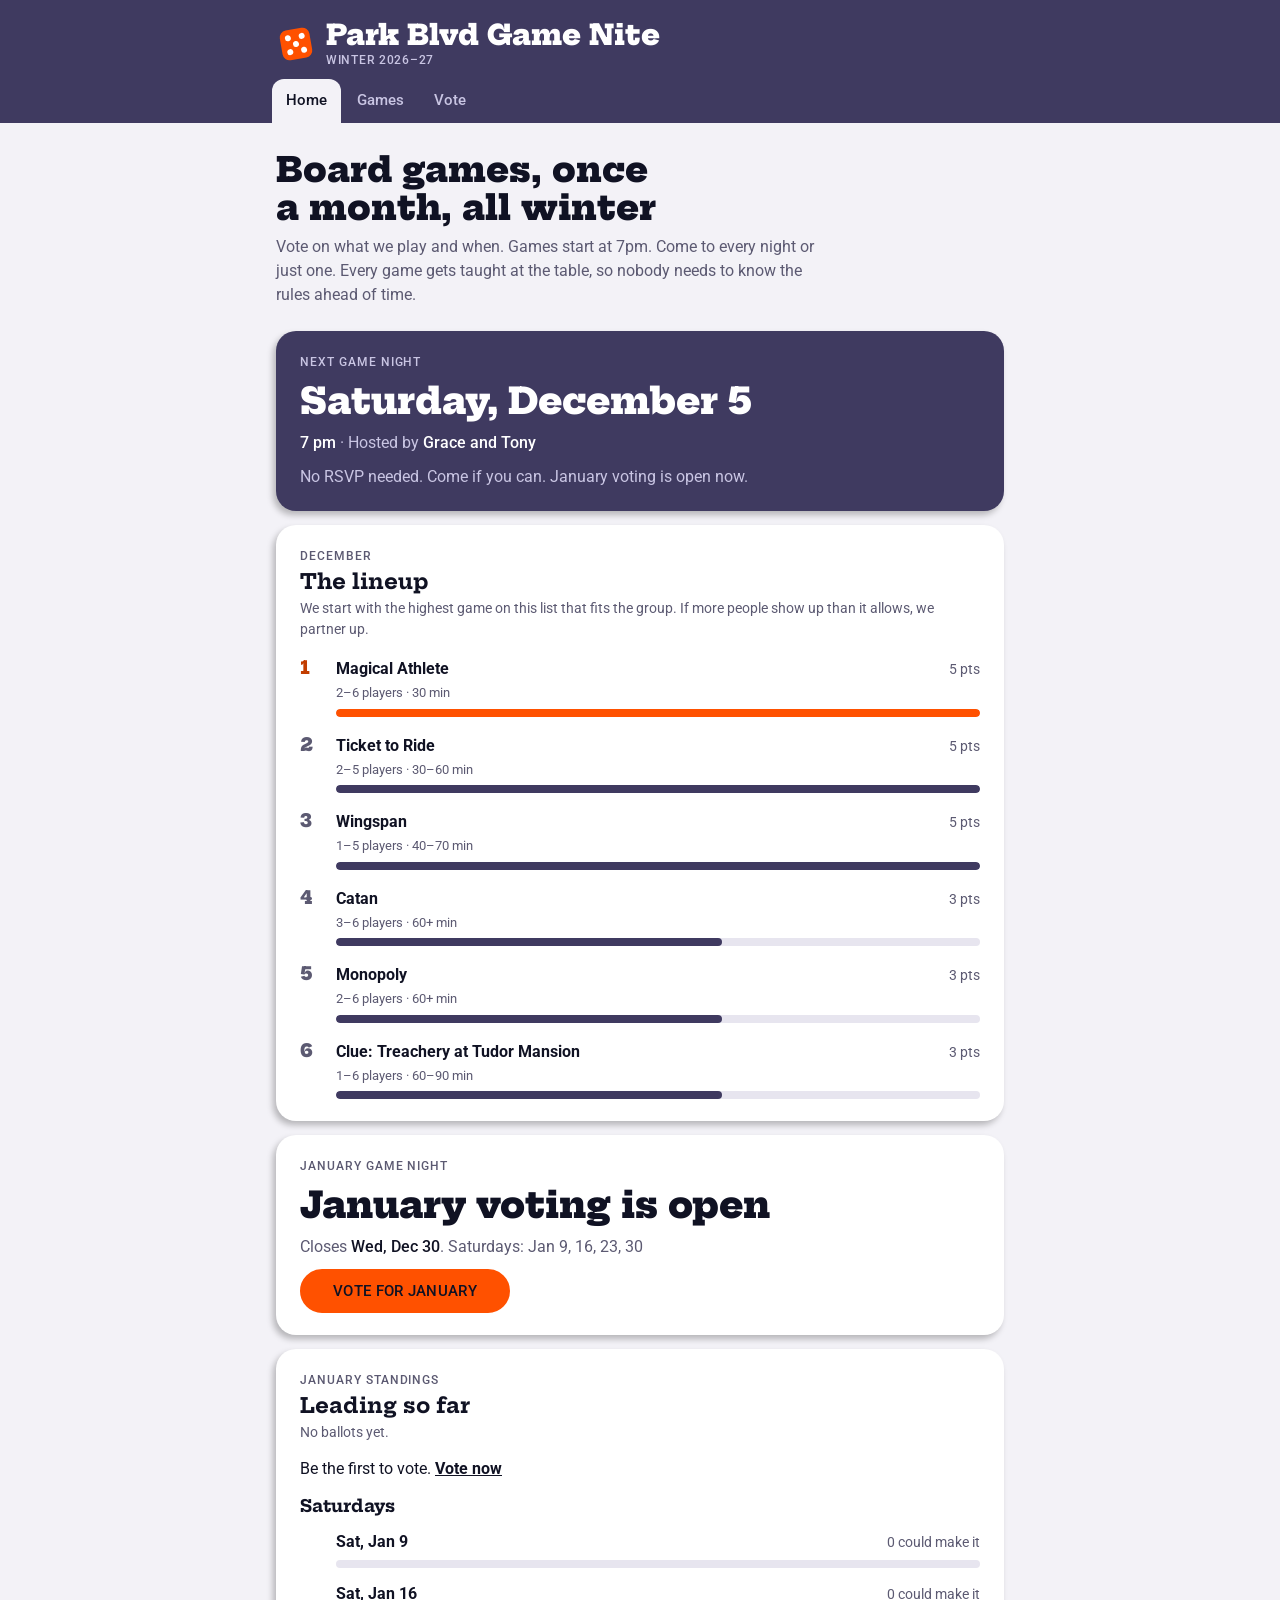
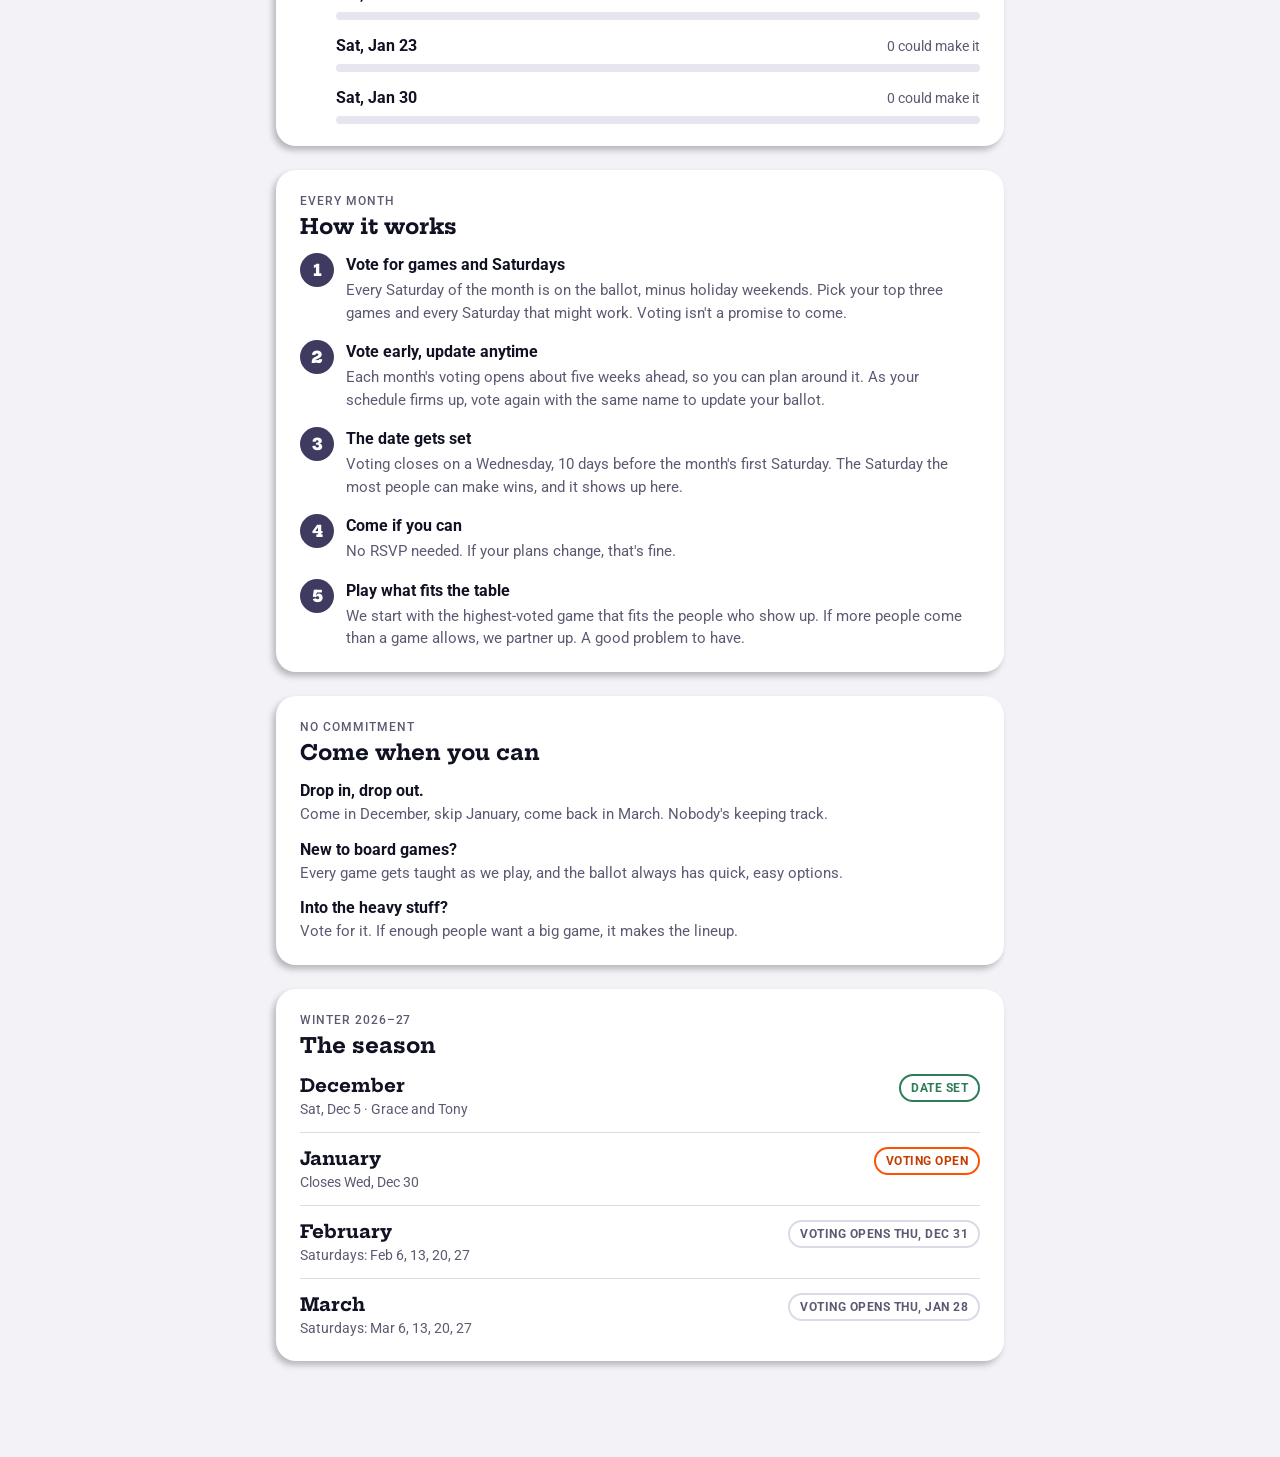
<file: site/index.html>
<!doctype html>
<html lang="en">
<head>
<meta charset="utf-8">
<meta name="viewport" content="width=device-width, initial-scale=1, viewport-fit=cover">
<title>Park Blvd Game Nite</title>
<meta name="description" content="Board games once a month all winter. Vote on what we play and when, and come when you can.">
<meta name="theme-color" content="#3F3A60">
<link rel="icon" href="assets/die.svg" type="image/svg+xml">
<link rel="preconnect" href="https://fonts.googleapis.com">
<link rel="preconnect" href="https://fonts.gstatic.com" crossorigin>
<link rel="stylesheet" href="https://fonts.googleapis.com/css2?family=Hepta+Slab:wght@700;800&family=Roboto:wght@400;500;700&display=swap">
<link rel="stylesheet" href="assets/styles.css">
</head>
<body>
<header class="masthead">
  <div class="masthead__inner">
    <a class="brand" href="./">
      <img class="brand__mark" src="assets/die.svg" alt="">
      <span class="brand__text">
        <span class="brand__name">Park Blvd Game Nite</span>
        <span class="brand__season" data-season></span>
      </span>
    </a>
    <nav class="tabs" aria-label="Pages">
      <a class="tab" href="./" aria-current="page">Home</a>
      <a class="tab" href="games.html">Games</a>
      <a class="tab" href="vote.html">Vote</a>
    </nav>
  </div>
</header>
<main class="main">
  <section class="intro">
    <h1>Board games, once a month, all winter</h1>
    <p class="lede">Vote on what we play and when. Games start at 7pm. Come to every night or just one. Every game gets taught at the table, so nobody needs to know the rules ahead of time.</p>
  </section>

  <div id="next"><div class="loader" role="status"><span class="loader__spin" aria-hidden="true"></span>Loading game night…</div></div>

  <section class="panel" aria-labelledby="howH">
    <div class="section-head">
      <span class="eyebrow">Every month</span>
      <h2 id="howH">How it works</h2>
    </div>
    <ol class="steps">
      <li><b>Vote for games and Saturdays</b><p>Every Saturday of the month is on the ballot, minus holiday weekends. Pick your top three games and every Saturday that might work. Voting isn't a promise to come.</p></li>
      <li><b>Vote early, update anytime</b><p>Each month's voting opens about five weeks ahead, so you can plan around it. As your schedule firms up, vote again with the same name to update your ballot.</p></li>
      <li><b>The date gets set</b><p>Voting closes on a Wednesday, 10 days before the month's first Saturday. The Saturday the most people can make wins, and it shows up here.</p></li>
      <li><b>Come if you can</b><p>No RSVP needed. If your plans change, that's fine.</p></li>
      <li><b>Play what fits the table</b><p>We start with the highest-voted game that fits the people who show up. If more people come than a game allows, we partner up. A good problem to have.</p></li>
    </ol>
  </section>

  <section class="panel" aria-labelledby="flexH">
    <div class="section-head">
      <span class="eyebrow">No commitment</span>
      <h2 id="flexH">Come when you can</h2>
    </div>
    <div class="points">
      <p><b>Drop in, drop out.</b>Come in December, skip January, come back in March. Nobody's keeping track.</p>
      <p><b>New to board games?</b>Every game gets taught as we play, and the ballot always has quick, easy options.</p>
      <p><b>Into the heavy stuff?</b>Vote for it. If enough people want a big game, it makes the lineup.</p>
    </div>
  </section>

  <section class="panel" aria-labelledby="seasonH">
    <div class="section-head">
      <span class="eyebrow" data-season></span>
      <h2 id="seasonH">The season</h2>
    </div>
    <ul class="season" id="season"></ul>
  </section>

</main>
<script src="assets/config.js"></script>
<script src="assets/common.js"></script>
<script src="assets/home.js"></script>
</body>
</html>
</file>
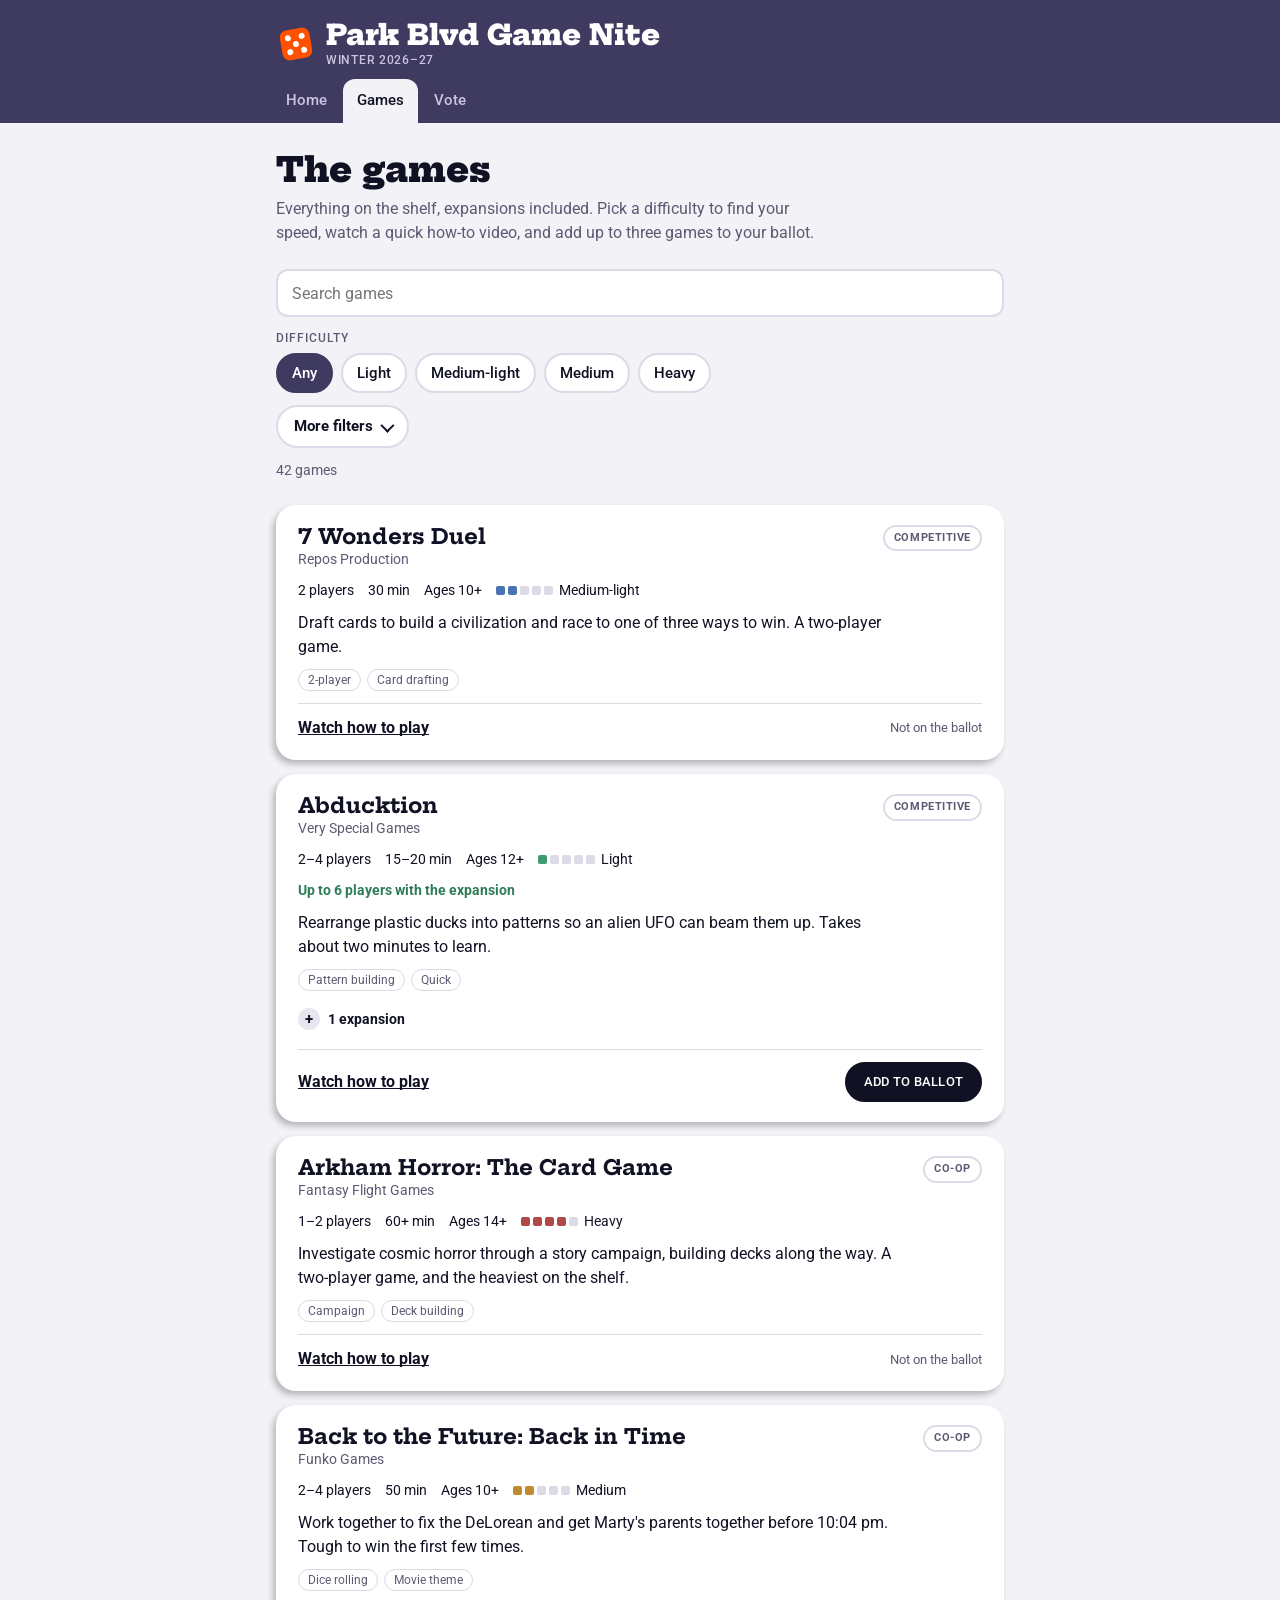
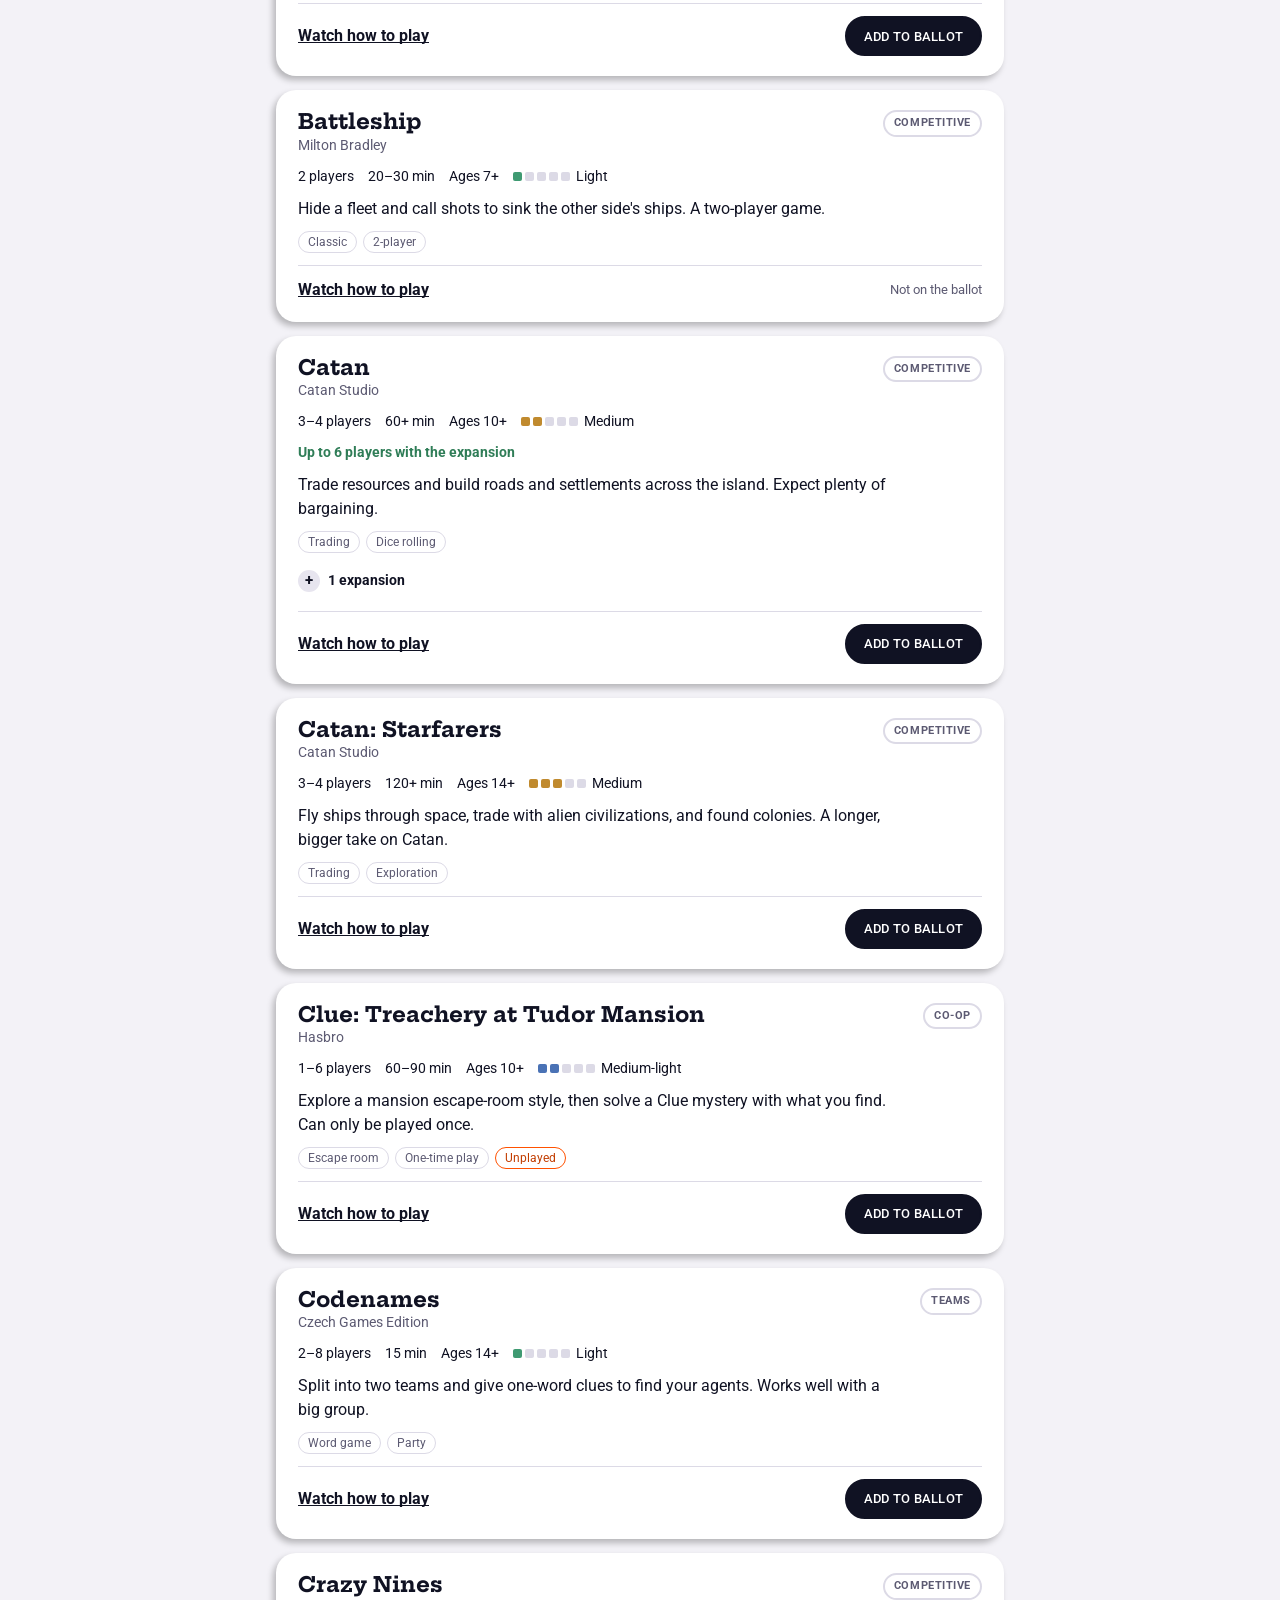
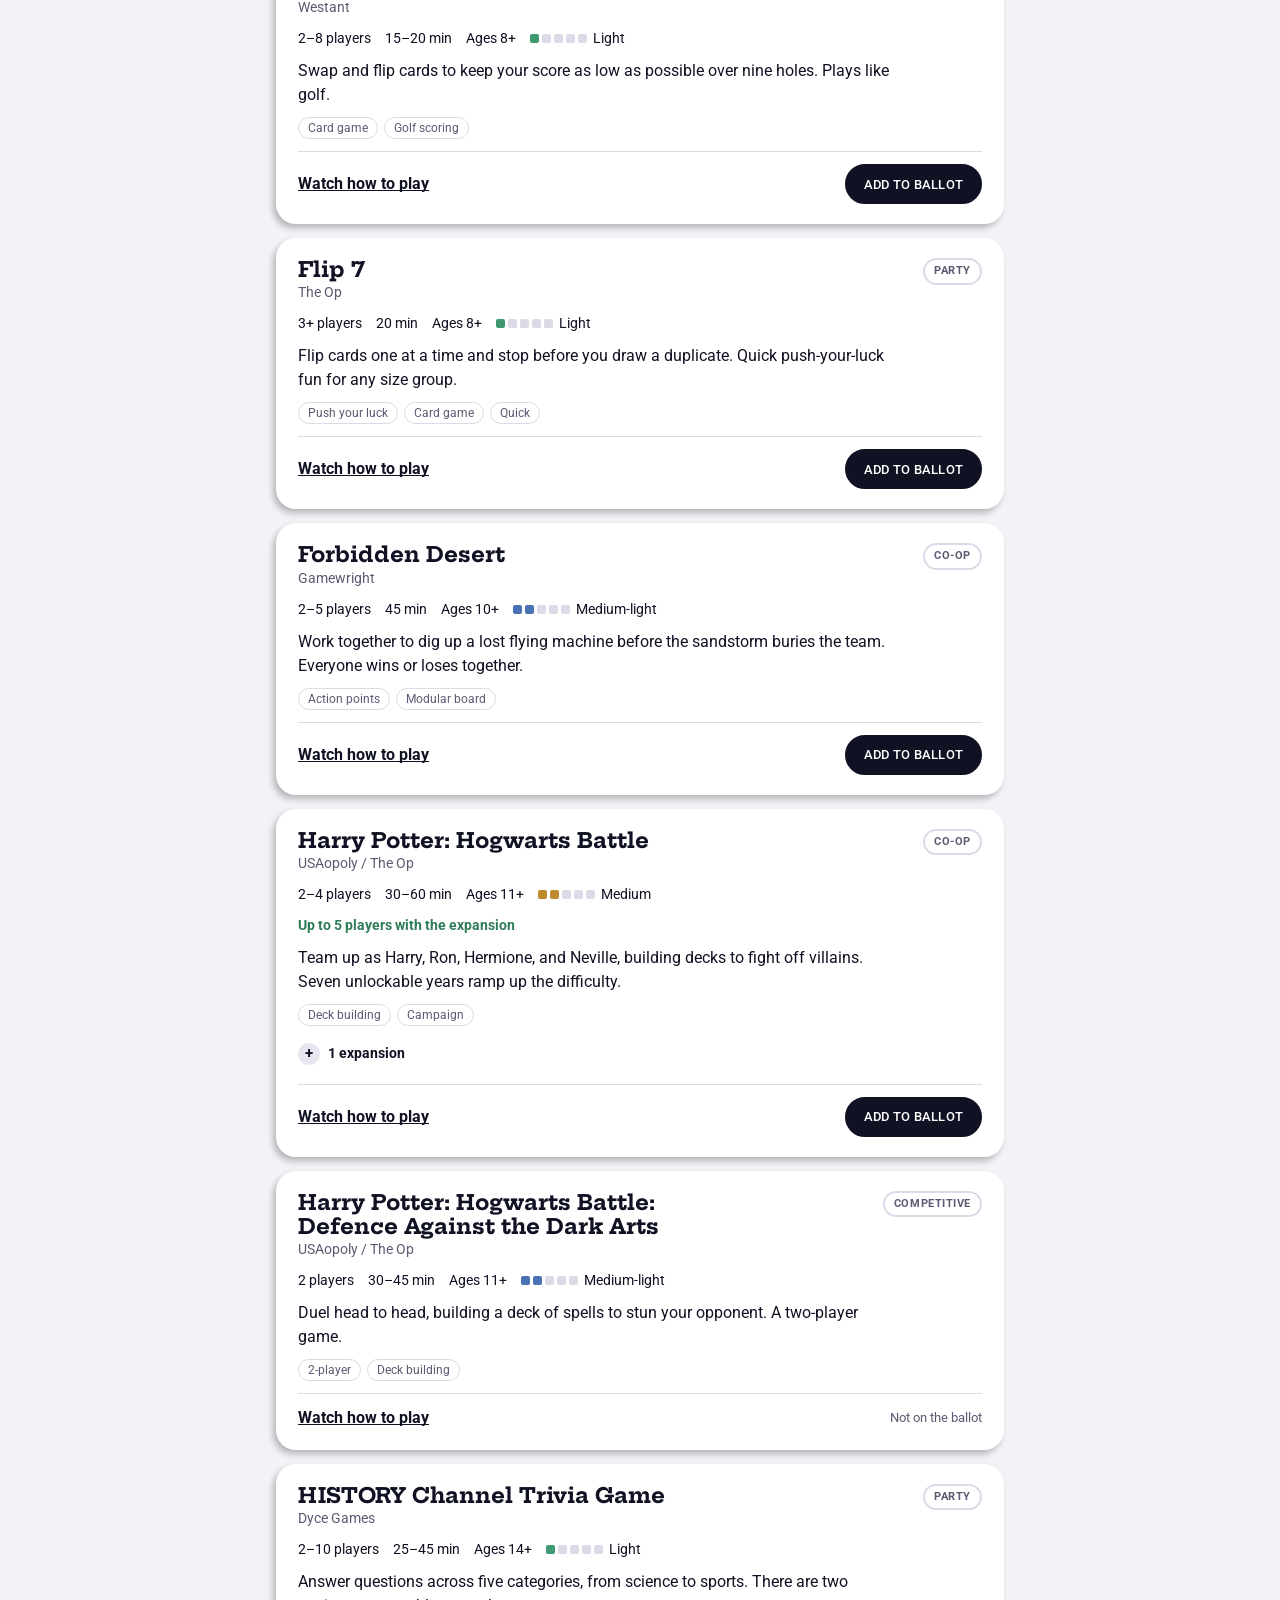
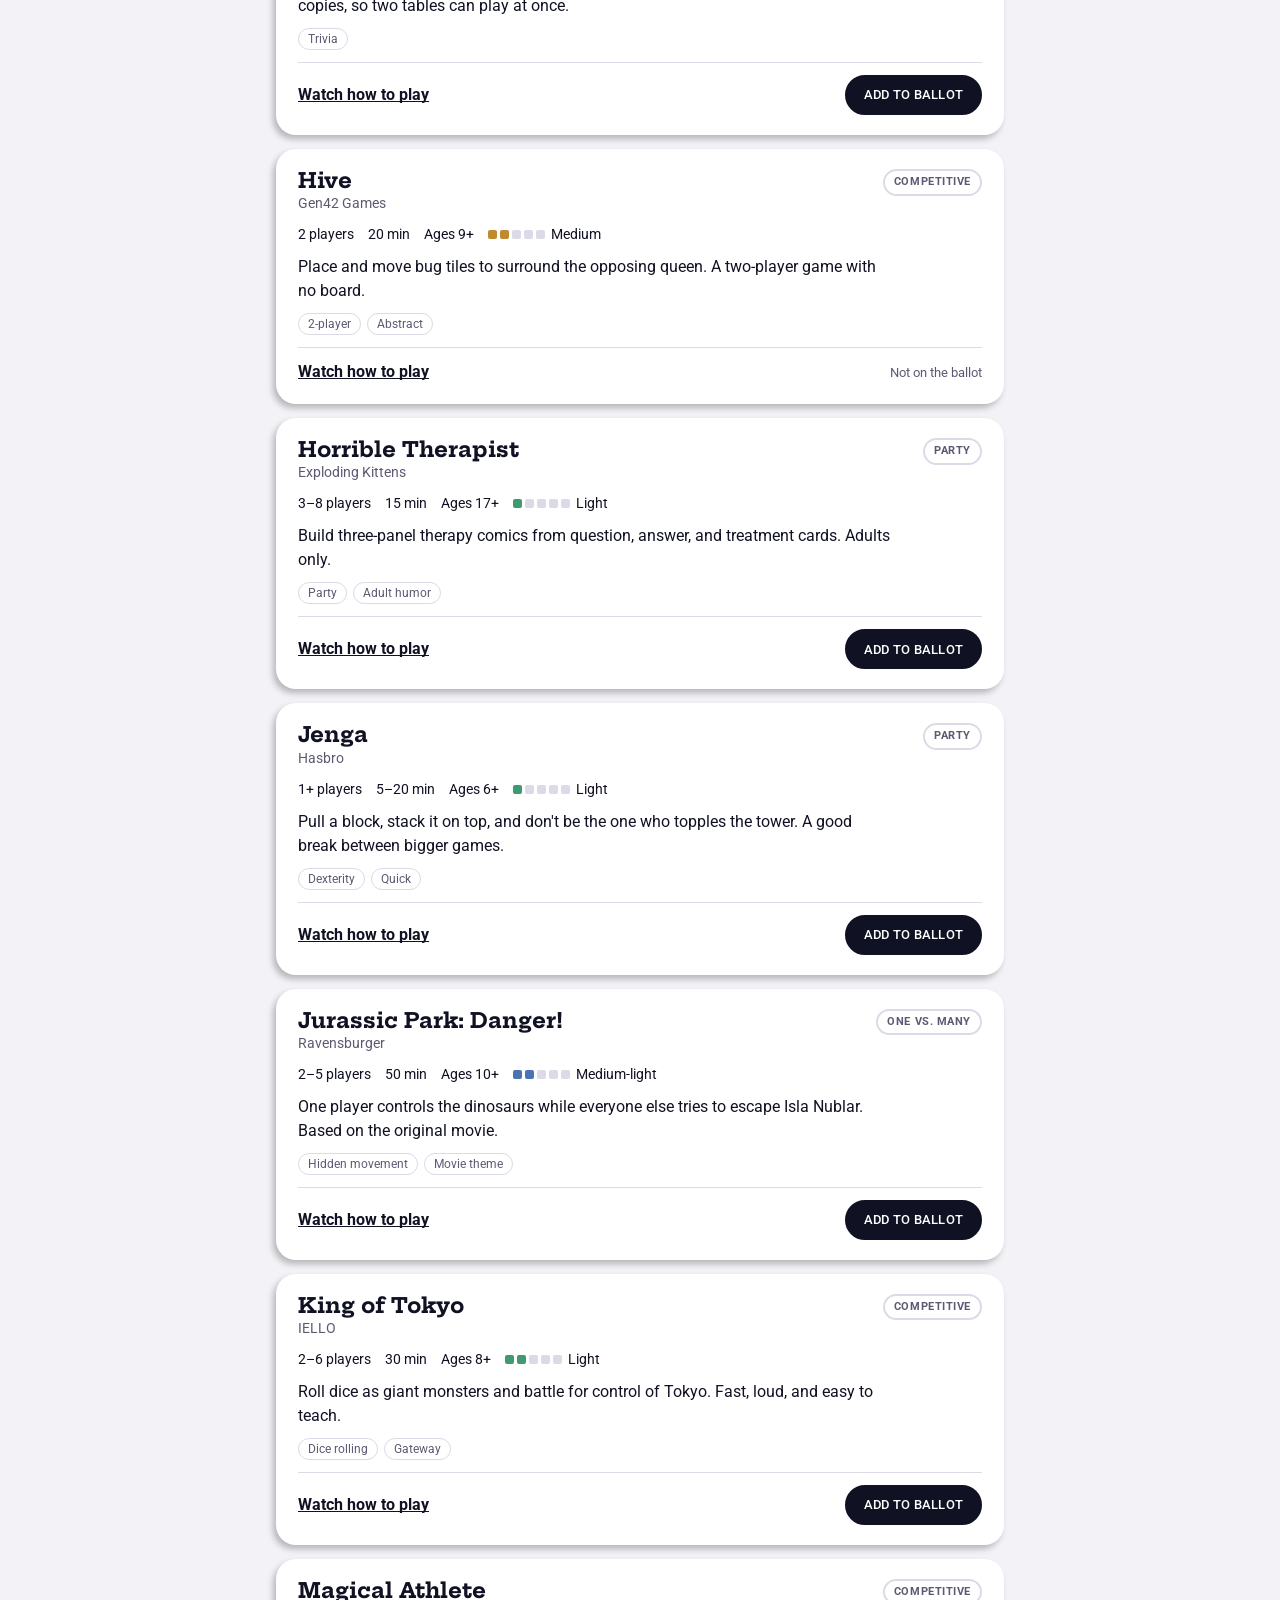
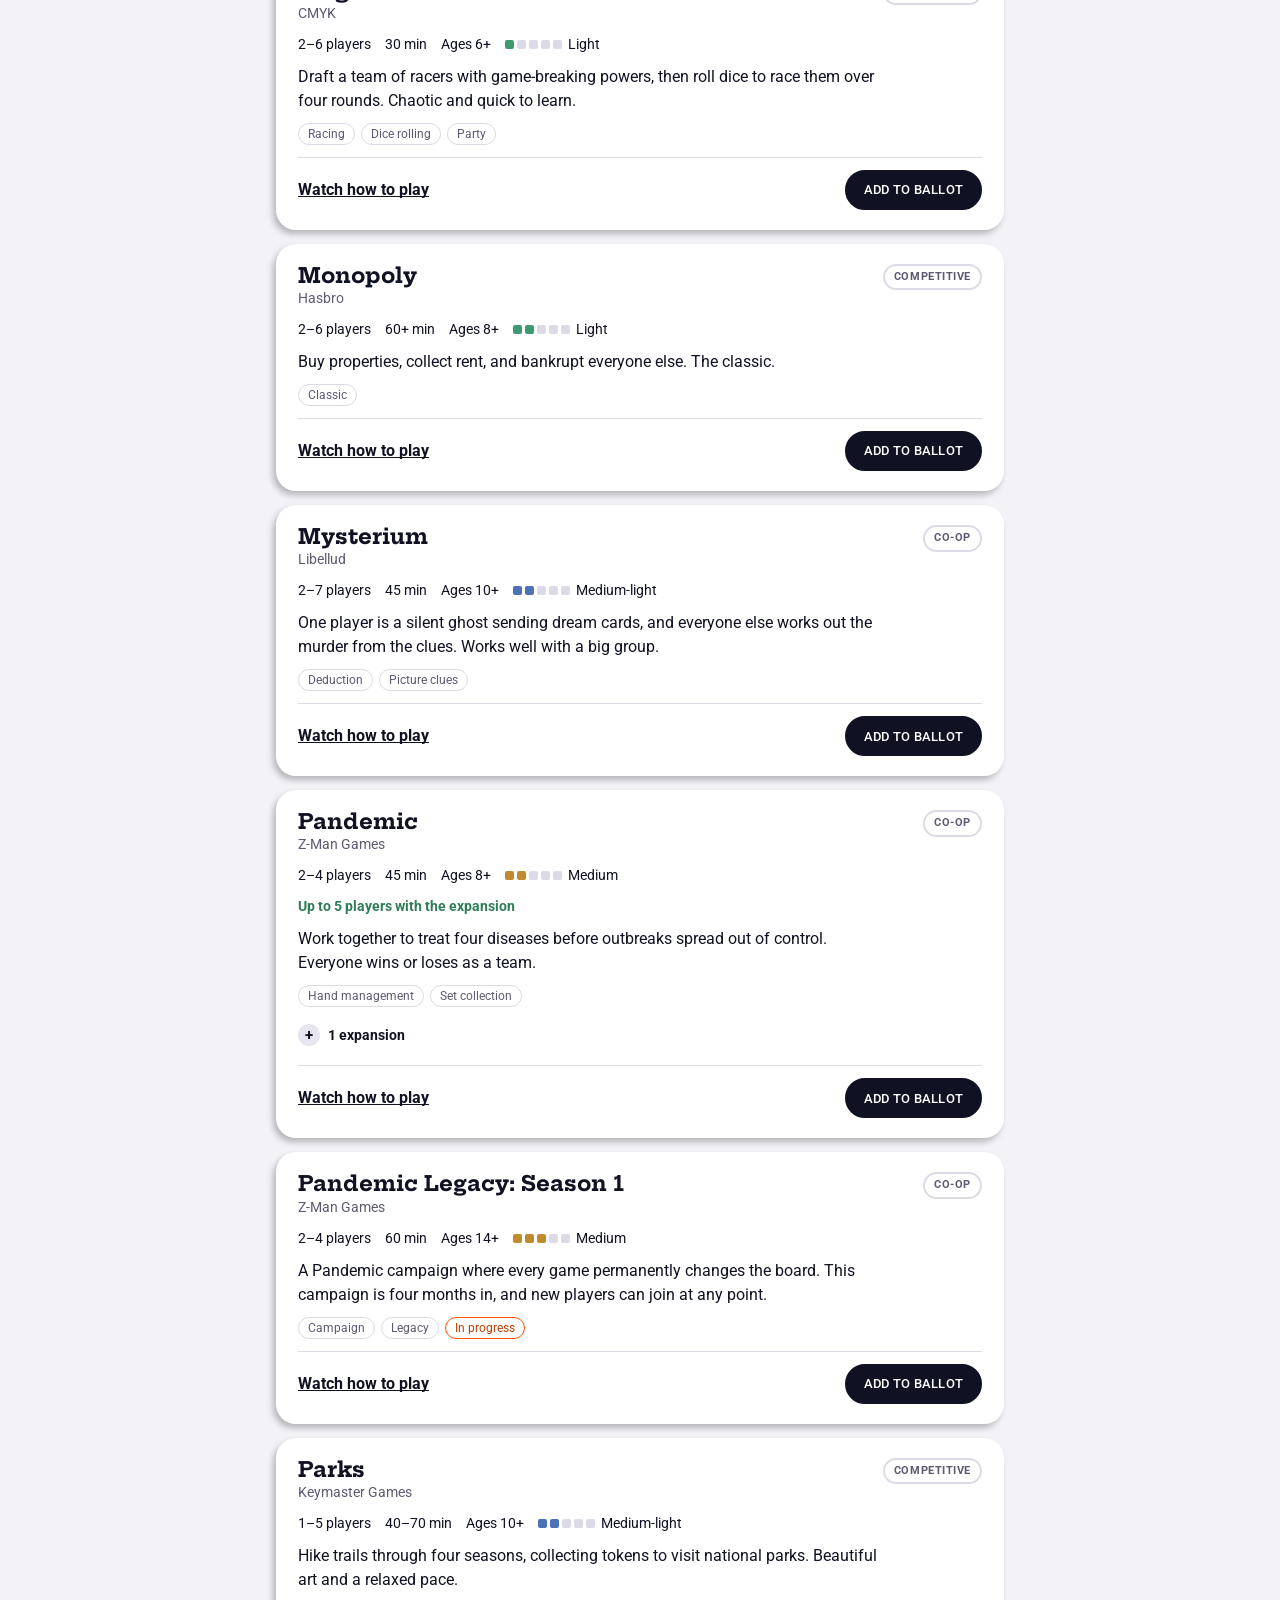
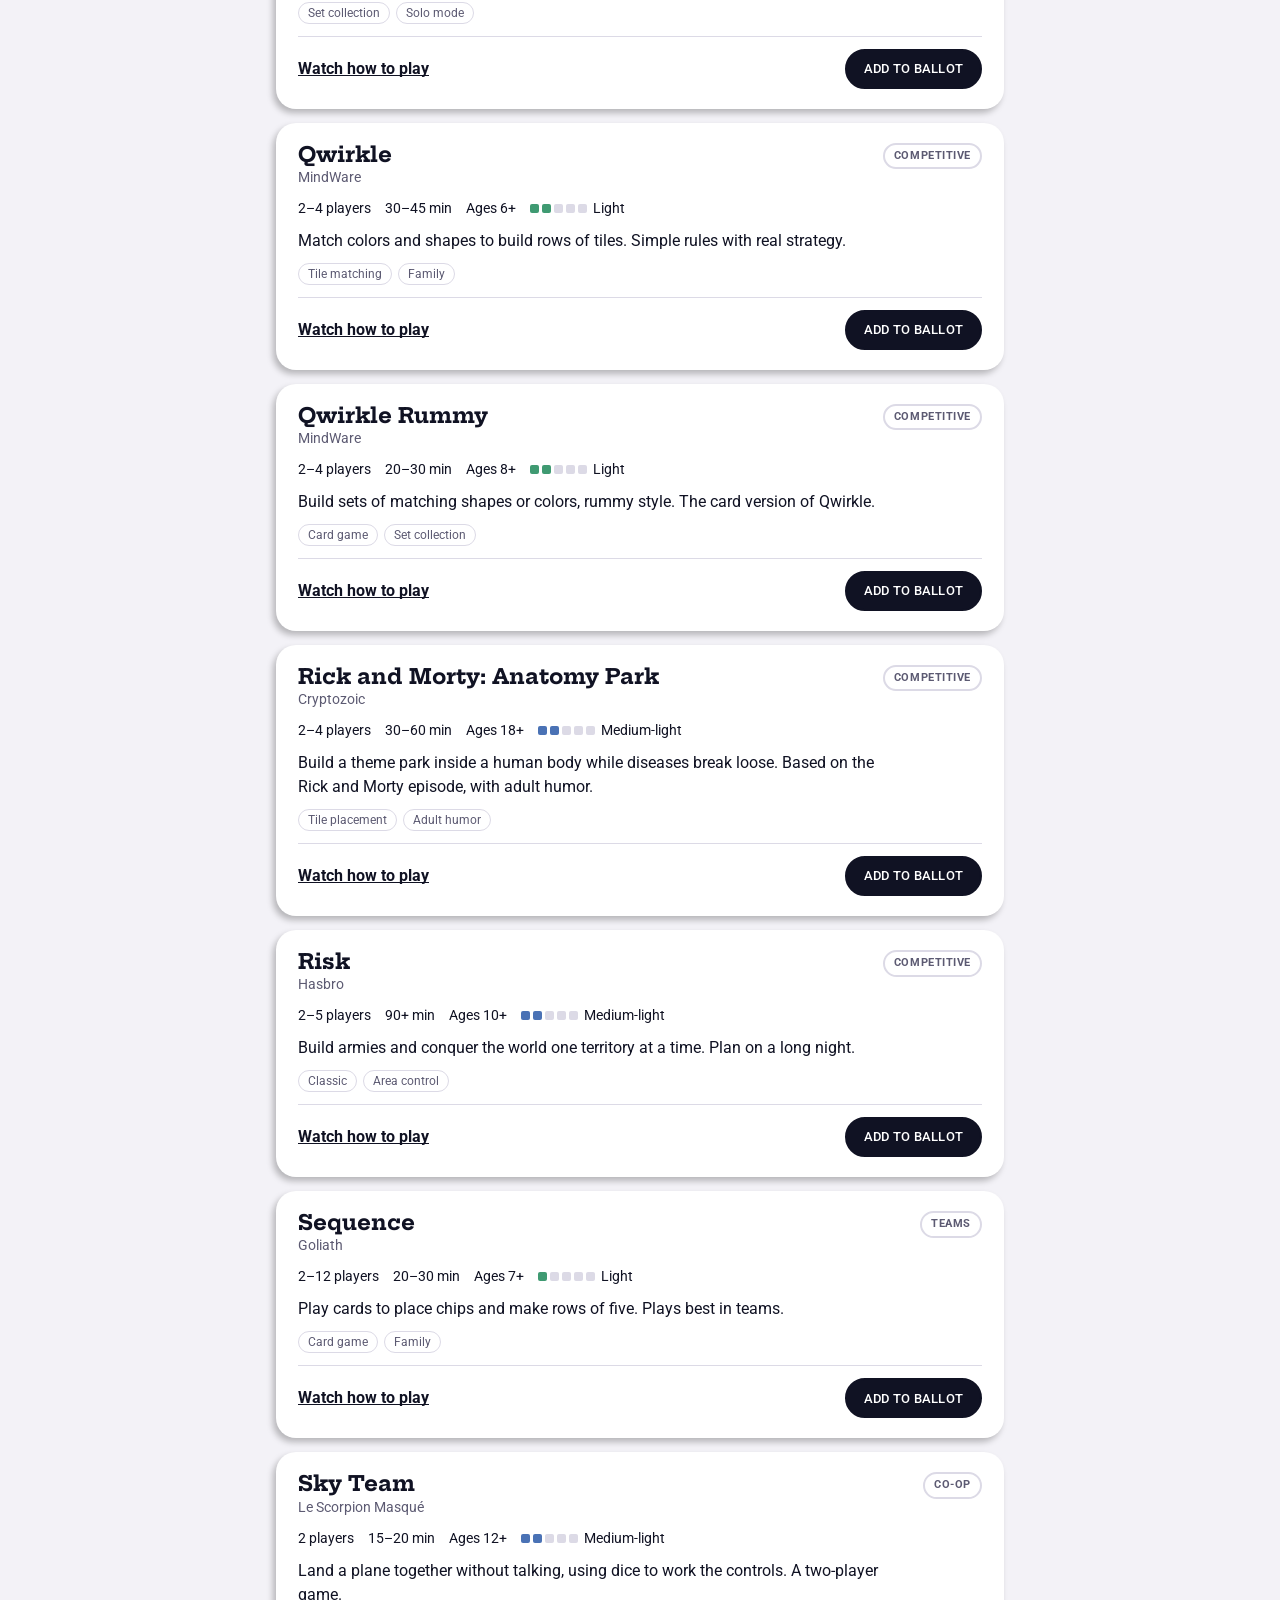
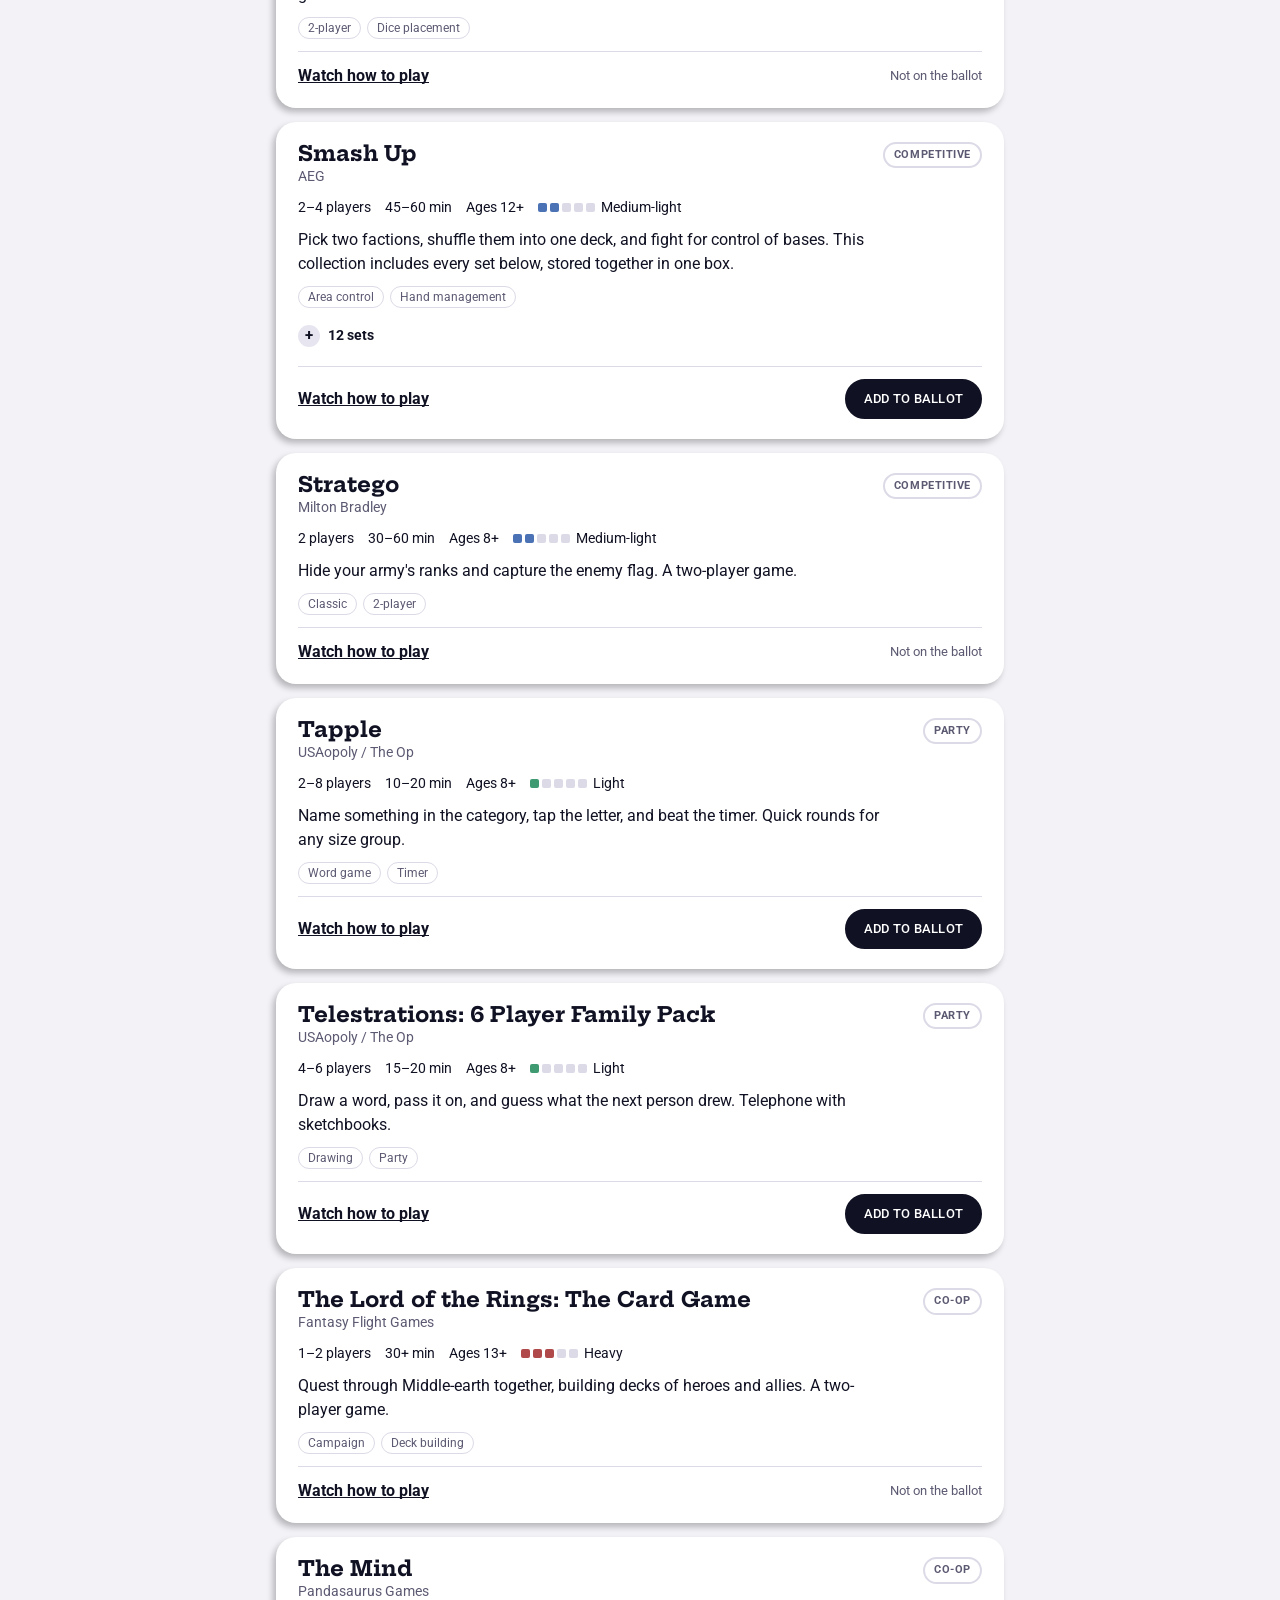
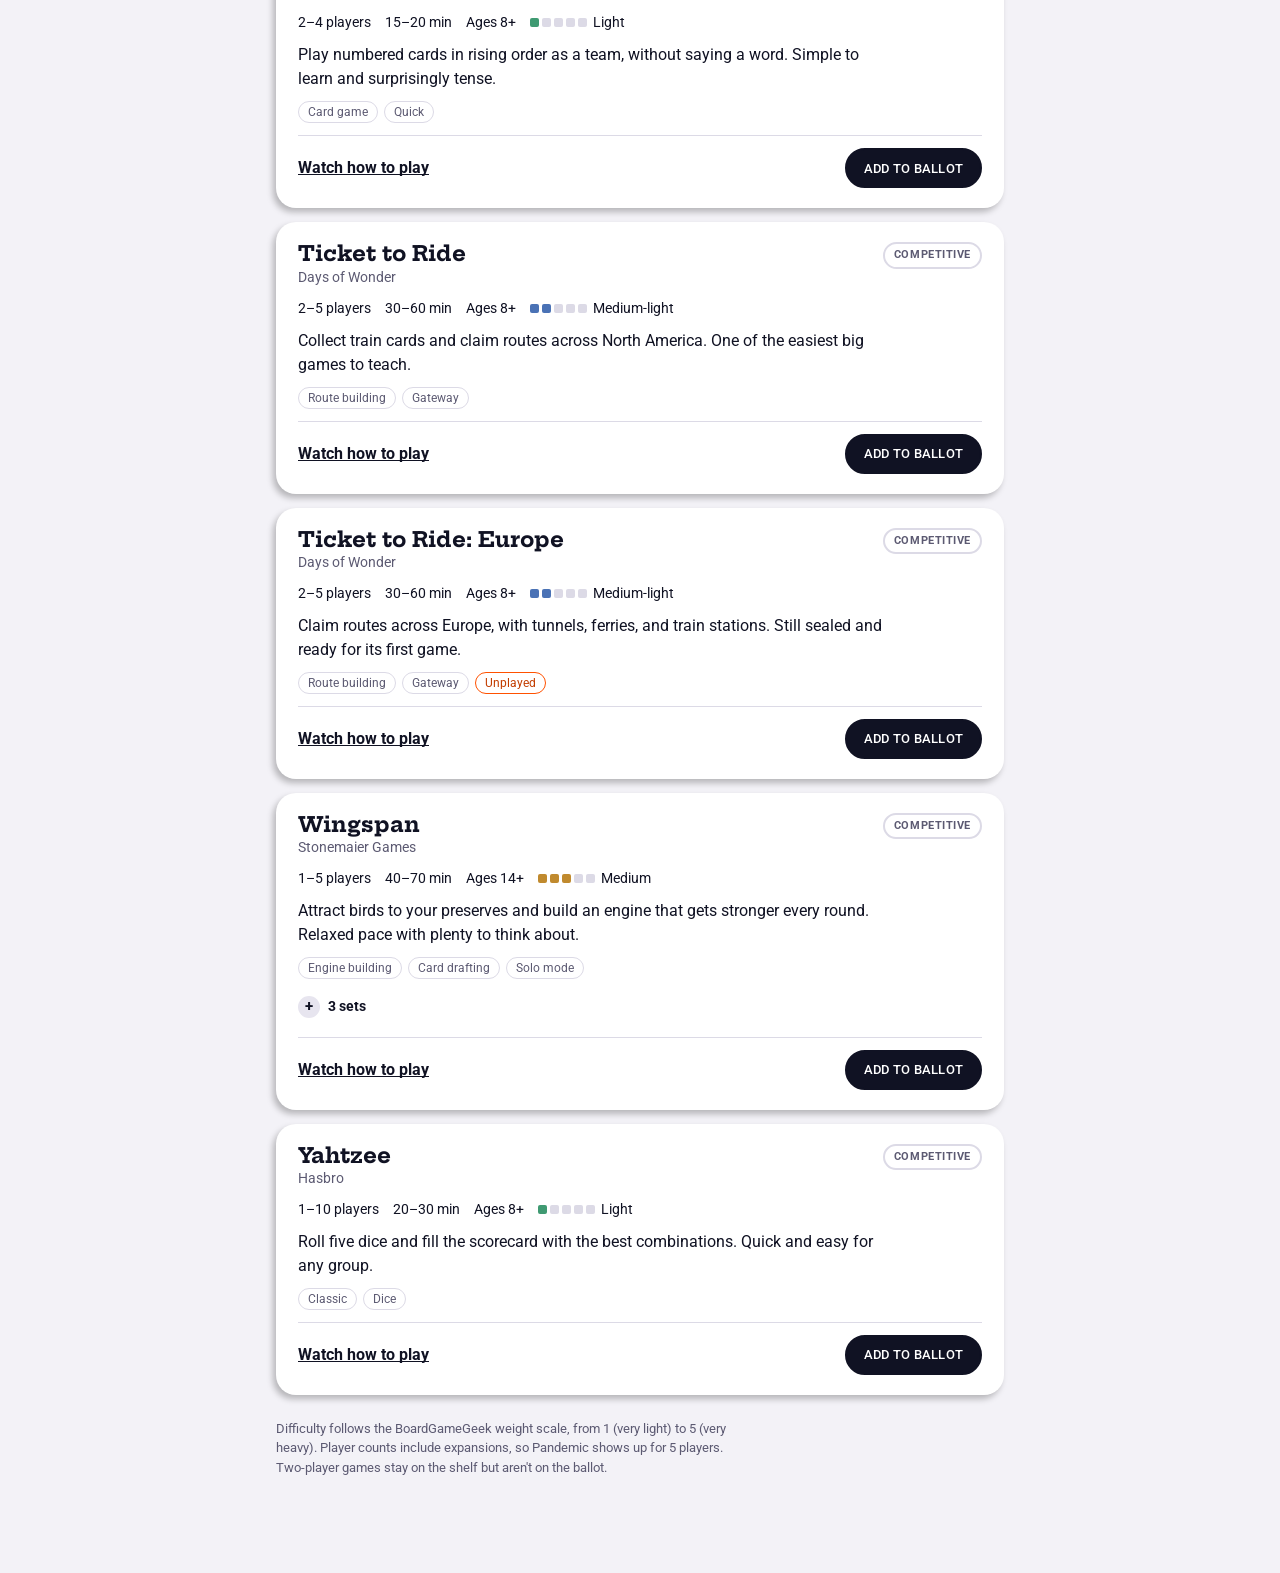
<file: site/games.html>
<!doctype html>
<html lang="en">
<head>
<meta charset="utf-8">
<meta name="viewport" content="width=device-width, initial-scale=1, viewport-fit=cover">
<title>Games · Park Blvd Game Nite</title>
<meta name="description" content="Every game on the shelf, with player counts, play time and how-to videos.">
<meta name="theme-color" content="#3F3A60">
<link rel="icon" href="assets/die.svg" type="image/svg+xml">
<link rel="preconnect" href="https://fonts.googleapis.com">
<link rel="preconnect" href="https://fonts.gstatic.com" crossorigin>
<link rel="stylesheet" href="https://fonts.googleapis.com/css2?family=Hepta+Slab:wght@700;800&family=Roboto:wght@400;500;700&display=swap">
<link rel="stylesheet" href="assets/styles.css">
</head>
<body>
<header class="masthead">
  <div class="masthead__inner">
    <a class="brand" href="./">
      <img class="brand__mark" src="assets/die.svg" alt="">
      <span class="brand__text">
        <span class="brand__name">Park Blvd Game Nite</span>
        <span class="brand__season" data-season></span>
      </span>
    </a>
    <nav class="tabs" aria-label="Pages">
      <a class="tab" href="./">Home</a>
      <a class="tab" href="games.html" aria-current="page">Games</a>
      <a class="tab" href="vote.html">Vote</a>
    </nav>
  </div>
</header>
<main class="main">
  <section class="intro">
    <h1>The games</h1>
    <p class="lede">Everything on the shelf, expansions included. Pick a difficulty to find your speed, watch a quick how-to video, and add up to three games to your ballot.</p>
  </section>

  <section class="filters" aria-label="Filters">
    <input id="q" type="search" placeholder="Search games" aria-label="Search games" autocomplete="off">
    <div class="chip-group">
      <span class="eyebrow">Difficulty</span>
      <div class="chip-wrap" id="fWeight"></div>
    </div>
    <details class="more" id="more">
      <summary id="moreLabel">More filters</summary>
      <div class="more__body">
        <div class="chip-group"><span class="eyebrow">Players</span><div class="chip-wrap" id="fPlayers"></div></div>
        <div class="chip-group"><span class="eyebrow">Time</span><div class="chip-wrap" id="fTime"></div></div>
        <div class="chip-group"><span class="eyebrow">Style</span><div class="chip-wrap" id="fStyle"></div></div>
      </div>
    </details>
    <div class="count-row">
      <span class="count" id="count" aria-live="polite"></span>
      <button type="button" class="text-link" id="clear" hidden>Clear filters</button>
    </div>
  </section>

  <section class="list" id="list" aria-label="Games"><div class="loader" role="status"><span class="loader__spin" aria-hidden="true"></span>Loading the games…</div></section>

  <footer class="foot">Difficulty follows the BoardGameGeek weight scale, from 1 (very light) to 5 (very heavy). Player counts include expansions, so Pandemic shows up for 5 players. Two-player games stay on the shelf but aren't on the ballot.</footer>
</main>
<div class="tray" id="tray" hidden>
  <div class="tray__inner">
    <span class="tray__text" id="trayText"></span>
    <a class="btn btn--small" href="vote.html">Finish ballot</a>
  </div>
</div>
<script src="assets/config.js"></script>
<script src="assets/common.js"></script>
<script src="assets/games.js"></script>
</body>
</html>
</file>
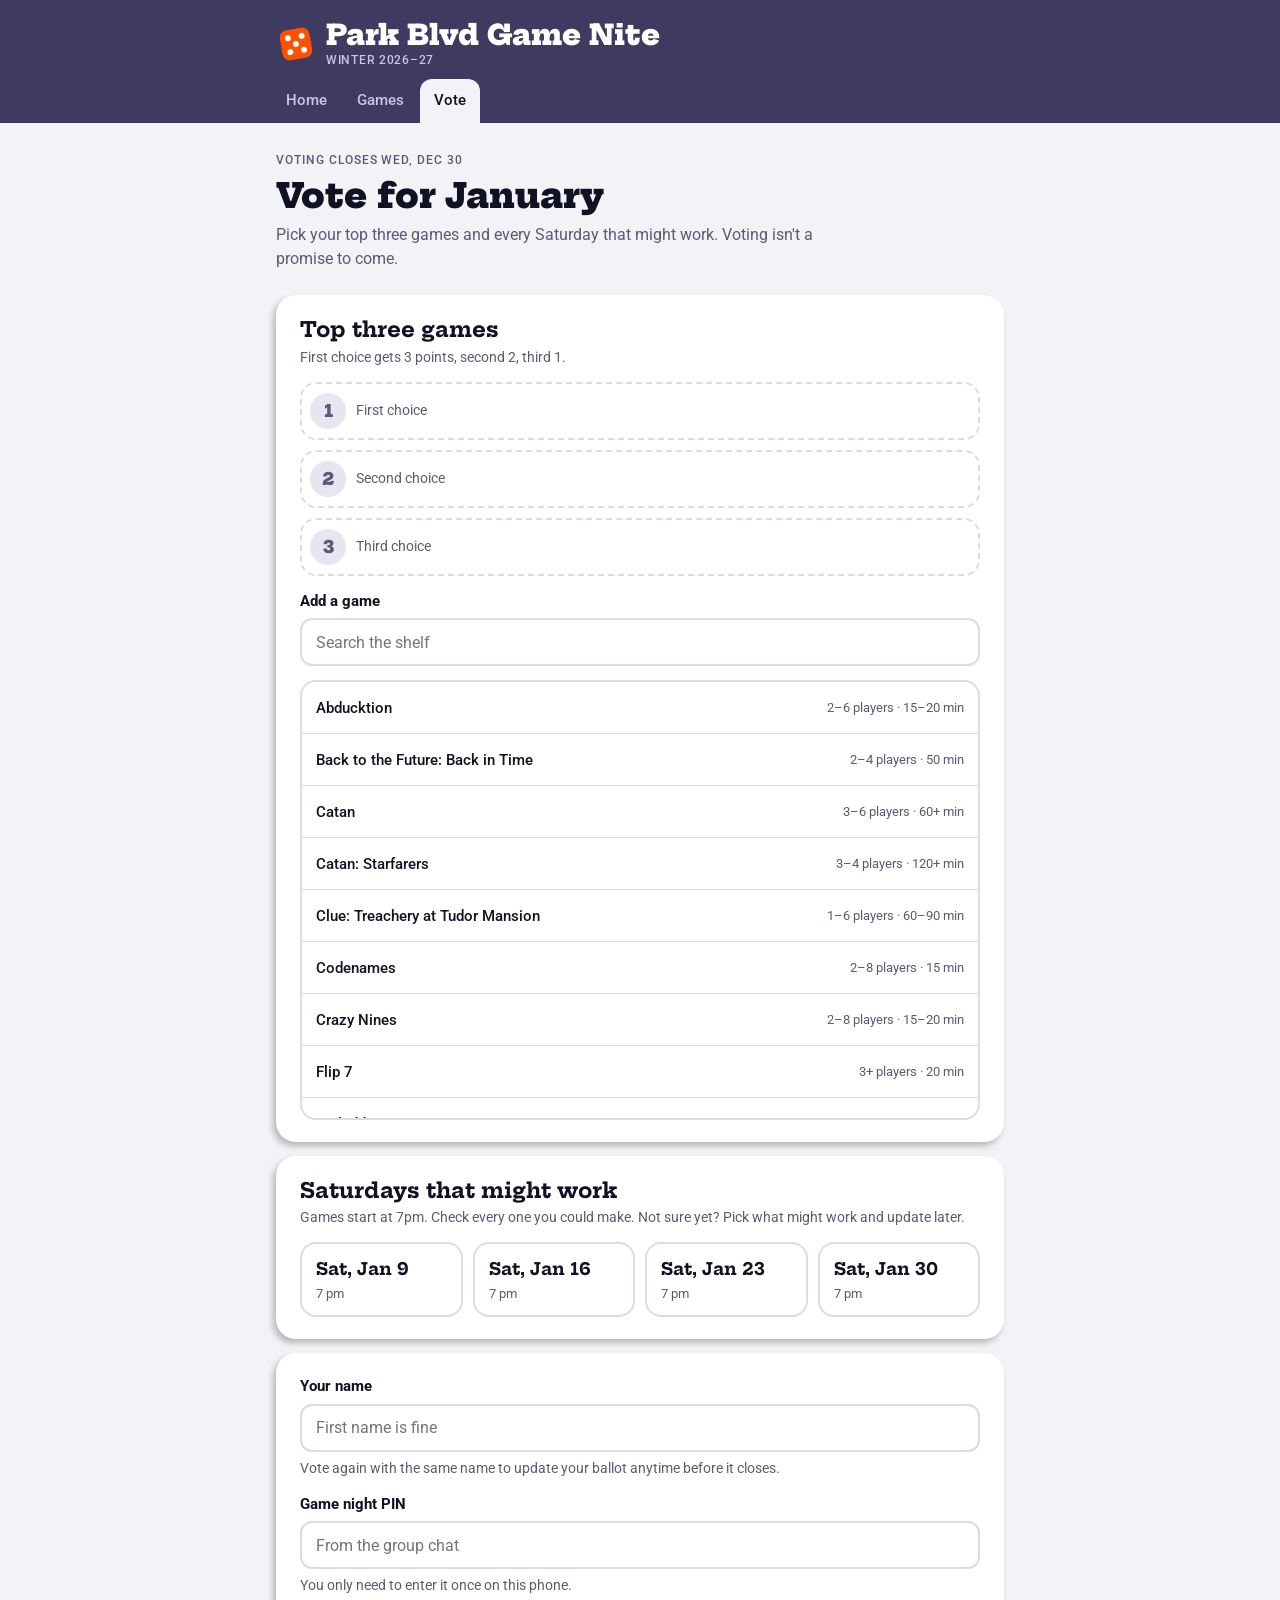
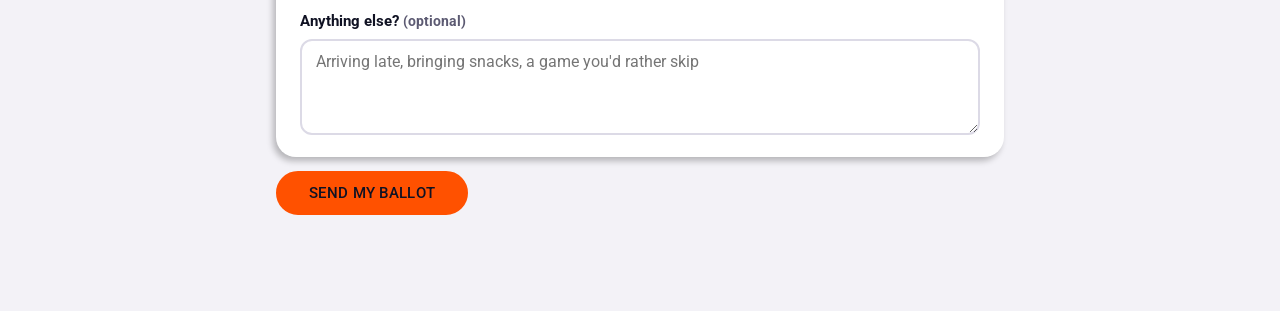
<file: site/vote.html>
<!doctype html>
<html lang="en">
<head>
<meta charset="utf-8">
<meta name="viewport" content="width=device-width, initial-scale=1, viewport-fit=cover">
<title>Vote · Park Blvd Game Nite</title>
<meta name="description" content="Pick your top three games and every date that might work.">
<meta name="theme-color" content="#3F3A60">
<link rel="icon" href="assets/die.svg" type="image/svg+xml">
<link rel="preconnect" href="https://fonts.googleapis.com">
<link rel="preconnect" href="https://fonts.gstatic.com" crossorigin>
<link rel="stylesheet" href="https://fonts.googleapis.com/css2?family=Hepta+Slab:wght@700;800&family=Roboto:wght@400;500;700&display=swap">
<link rel="stylesheet" href="assets/styles.css">
</head>
<body>
<header class="masthead">
  <div class="masthead__inner">
    <a class="brand" href="./">
      <img class="brand__mark" src="assets/die.svg" alt="">
      <span class="brand__text">
        <span class="brand__name">Park Blvd Game Nite</span>
        <span class="brand__season" data-season></span>
      </span>
    </a>
    <nav class="tabs" aria-label="Pages">
      <a class="tab" href="./">Home</a>
      <a class="tab" href="games.html">Games</a>
      <a class="tab" href="vote.html" aria-current="page">Vote</a>
    </nav>
  </div>
</header>
<main class="main">
  <section class="intro">
    <span class="eyebrow" id="roundEyebrow">Your ballot</span>
    <h1 id="voteH">Vote</h1>
    <p class="lede" id="voteLede">Pick your top three games and every Saturday that might work. Voting isn't a promise to come.</p>
  </section>

  <div class="notice" id="closedNotice" hidden><b>Voting isn't connected yet.</b> You can fill this out, but it can't be sent until the ballot box is set up.</div>
  <div class="notice" id="exampleNotice" hidden><b>Placeholder dates.</b> These dates are examples until the real schedule is set.</div>

  <div class="loader" id="loading" role="status"><span class="loader__spin" aria-hidden="true"></span>Loading the ballot…</div>

  <section class="panel" id="notOpen" hidden aria-live="polite"></section>

  <form id="ballot" class="list" novalidate hidden>
    <section class="panel" aria-labelledby="gamesH">
      <div class="section-head">
        <h2 id="gamesH">Top three games</h2>
        <p class="hint">First choice gets 3 points, second 2, third 1.</p>
      </div>
      <div class="slots" id="slots"></div>
      <div class="field">
        <label class="label" for="pickSearch">Add a game</label>
        <input id="pickSearch" type="search" placeholder="Search the shelf" autocomplete="off">
      </div>
      <div class="picker__list" id="pickList"></div>
    </section>

    <section class="panel" aria-labelledby="datesH">
      <div class="section-head">
        <h2 id="datesH">Saturdays that might work</h2>
        <p class="hint">Games start at 7pm. Check every one you could make. Not sure yet? Pick what might work and update later.</p>
      </div>
      <div class="checks" id="dates"></div>
    </section>

    <section class="panel" aria-labelledby="whoH">
      <div class="field">
        <label class="label" for="name" id="whoH">Your name</label>
        <input id="name" type="text" autocomplete="given-name" maxlength="60" placeholder="First name is fine">
        <p class="hint">Vote again with the same name to update your ballot anytime before it closes.</p>
      </div>
      <div class="field">
        <label class="label" for="pin">Game night PIN</label>
        <input id="pin" type="text" inputmode="numeric" autocomplete="off" maxlength="20" placeholder="From the group chat">
        <p class="hint">You only need to enter it once on this phone.</p>
      </div>
      <div class="field">
        <label class="label" for="note">Anything else? <span class="hint">(optional)</span></label>
        <textarea id="note" maxlength="500" placeholder="Arriving late, bringing snacks, a game you'd rather skip"></textarea>
      </div>
    </section>

    <div class="actions">
      <button class="btn" type="submit" id="send">Send my ballot</button>
    </div>
    <p class="error" id="formError" role="alert" hidden></p>
  </form>

  <section class="panel" id="thanks" hidden aria-live="polite">
    <h2>Ballot sent</h2>
    <p id="thanksText"></p>
    <p class="hint">It shows up in the standings on the home page right away.</p>
    <div class="actions">
      <a class="btn" href="./">See standings</a>
      <button class="btn btn--secondary" type="button" id="editAgain">Change my ballot</button>
    </div>
  </section>
</main>
<script src="assets/config.js"></script>
<script src="assets/common.js"></script>
<script src="assets/vote.js"></script>
</body>
</html>
</file>
<file: site/assets/styles.css>
/* Park Blvd Game Nite
   Colors loosely based on BoardGameGeek. Buttons, links and cards match the CL site. */
:root {
  --page: #F3F2F7;
  --surface: #FFFFFF;
  --ink: #101223;
  --muted: #5C5A72;
  --line: #DCDAE6;
  --band: #3F3A60;
  --band-ink: #FFFFFF;
  --band-muted: #C9C5E3;
  --orange: #FF5100;
  --orange-text: #C23D00;
  --orange-soft: #FFE6DA;
  --chip-on: #3F3A60;
  --chip-on-ink: #FFFFFF;
  --icon-btn: #7C7E8A;
  --icon-btn-hover: #6B6D7A;
  --bar: #3F3A60;
  --bar-track: #E7E5EF;
  --good: #2F7D57;
  --good-soft: #E1F2E8;
  --pip-off: #DCDAE6;
  --w1: #3F9A72; --w2: #4A72B5; --w3: #C08A2E; --w4: #B04A4A;
  --shadow: -3px 4px 6px 0px rgba(0, 0, 0, 0.25);

  --display: "Hepta Slab", Rockwell, "Roboto Slab", Georgia, serif;
  --body: Roboto, "Helvetica Neue", Arial, sans-serif;
}
@media (prefers-color-scheme: dark) {
  :root:not([data-theme="light"]) {
    --page: #121120; --surface: #1C1A2E; --ink: #ECEAF5; --muted: #A4A1BC; --line: #302D48;
    --band: #26223F; --band-ink: #FFFFFF; --band-muted: #AFAAD2;
    --orange: #FF6A26; --orange-text: #FF8F5C; --orange-soft: #3A2116;
    --chip-on: #6D64B0; --chip-on-ink: #FFFFFF;
    --icon-btn: #6C6E7C; --icon-btn-hover: #82848F;
    --bar: #8F86D6; --bar-track: #2A2742; --good: #6CC79A; --good-soft: #17301F; --pip-off: #34304D;
    --w1: #6CC29C; --w2: #7EA6E2; --w3: #E2B25A; --w4: #E07C7C;
    --shadow: -3px 4px 6px 0px rgba(0, 0, 0, 0.55);
    color-scheme: dark;
  }
}
:root[data-theme="dark"] {
  --page: #121120; --surface: #1C1A2E; --ink: #ECEAF5; --muted: #A4A1BC; --line: #302D48;
  --band: #26223F; --band-ink: #FFFFFF; --band-muted: #AFAAD2;
  --orange: #FF6A26; --orange-text: #FF8F5C; --orange-soft: #3A2116;
  --chip-on: #6D64B0; --chip-on-ink: #FFFFFF;
  --icon-btn: #6C6E7C; --icon-btn-hover: #82848F;
  --bar: #8F86D6; --bar-track: #2A2742; --good: #6CC79A; --good-soft: #17301F; --pip-off: #34304D;
  --w1: #6CC29C; --w2: #7EA6E2; --w3: #E2B25A; --w4: #E07C7C;
  --shadow: -3px 4px 6px 0px rgba(0, 0, 0, 0.55);
  color-scheme: dark;
}

* { box-sizing: border-box; }
html { -webkit-text-size-adjust: 100%; }
body {
  margin: 0; background: var(--page); color: var(--ink);
  font-family: var(--body); font-size: 16px; line-height: 1.5;
  -webkit-tap-highlight-color: transparent;
}
body::before { content: ""; position: fixed; inset: 0 0 auto; height: env(safe-area-inset-top, 0px); z-index: 10; background: var(--band); }
[hidden] { display: none !important; }
a { color: inherit; }
img { max-width: 100%; }

/* Masthead */
.masthead { background: var(--band); color: var(--band-ink); }
.masthead__inner, .main {
  max-width: 760px; margin: 0 auto;
  padding-left: max(16px, env(safe-area-inset-left, 0px));
  padding-right: max(16px, env(safe-area-inset-right, 0px));
}
.masthead__inner { padding-block: 14px 0; display: flex; flex-direction: column; gap: 10px; }
.brand { display: flex; align-items: center; gap: 10px; text-decoration: none; }
.brand__mark { width: 34px; height: 34px; flex: 0 0 34px; }
.brand__text { display: flex; flex-direction: column; }
.brand__name { font-family: var(--display); font-weight: 800; font-size: 22px; line-height: 1.1; }
.brand__season { font-size: 12px; color: var(--band-muted); letter-spacing: .06em; text-transform: uppercase; font-weight: 500; }
.tabs { display: flex; gap: 2px; overflow-x: auto; scrollbar-width: none; margin-inline: -4px; }
.tabs::-webkit-scrollbar { display: none; }
.tab {
  font-weight: 500; font-size: 15px; text-decoration: none; color: var(--band-muted);
  padding: 10px 14px 12px; border-radius: 12px 12px 0 0; white-space: nowrap; min-height: 44px;
  display: inline-flex; align-items: center;
}
.tab:hover { color: var(--band-ink); }
.tab[aria-current="page"] { background: var(--page); color: var(--ink); }

.main { padding-block: 20px 72px; display: flex; flex-direction: column; gap: 20px; }

/* Type */
h1, h2, h3 { font-family: var(--display); text-wrap: balance; margin: 0; }
h1 { font-size: 28px; font-weight: 800; line-height: 1.12; }
h2 { font-size: 21px; font-weight: 700; line-height: 1.2; }
h3 { font-size: 17px; font-weight: 700; line-height: 1.25; }
p { margin: 0; }
.lede { color: var(--muted); max-width: 62ch; }
.eyebrow { font-size: 12px; font-weight: 500; letter-spacing: .08em; text-transform: uppercase; color: var(--muted); }
.intro { display: flex; flex-direction: column; gap: 8px; }
.hint { font-size: 14px; color: var(--muted); }
.section-head { display: flex; flex-direction: column; gap: 4px; }

/* Buttons, same as CL */
.btn {
  display: inline-flex; align-items: center; justify-content: center; gap: .5em; min-height: 44px;
  padding: 0.4em 2em; border: 0.25em solid var(--orange); border-radius: 49px;
  background: var(--orange); color: #101223;
  font-family: var(--body); font-size: 15px; font-weight: 500; line-height: 1.5;
  text-transform: uppercase; text-decoration: none; text-align: center; letter-spacing: .02em;
  cursor: pointer; transition: background-color .2s ease, color .2s ease, border-color .2s ease;
}
.btn:hover, .btn:focus, .btn:active { background: transparent; border-color: var(--orange); color: var(--ink); }
.btn--secondary { background: var(--ink); border-color: var(--ink); color: var(--surface); }
.btn--secondary:hover, .btn--secondary:focus, .btn--secondary:active { background: transparent; border-color: var(--ink); color: var(--ink); }
.btn--small { font-size: 13px; padding: 0.3em 1.3em; min-height: 40px; border-width: 0.2em; }
.btn:disabled { opacity: .5; cursor: not-allowed; }
.btn:disabled:hover { background: var(--orange); color: #101223; }
.btn--secondary.is-on { background: transparent; color: var(--ink); }
.btn-row { display: flex; flex-wrap: wrap; gap: 10px; }
.btn-row .btn { flex: 1 1 auto; }
@media (min-width: 560px) { .btn-row .btn { flex: 0 0 auto; } }

/* Text links, same as CL */
.text-link, .text-link:hover, .text-link:focus {
  font-family: var(--body); font-size: 16px; font-style: normal; font-weight: 700; line-height: 24px;
  color: var(--ink); text-decoration-line: underline; text-decoration-style: solid; text-decoration-skip-ink: none;
  text-decoration-thickness: auto; text-underline-offset: auto; text-underline-position: from-font;
  background: none; border: 0; padding: 0; cursor: pointer;
}

.icon-btn {
  width: 36px; height: 36px; flex: 0 0 36px; border: 0; border-radius: 50%;
  background: var(--icon-btn); color: #FFFFFF; cursor: pointer; padding: 0;
  display: inline-flex; align-items: center; justify-content: center;
  transition: transform .2s ease, background-color .2s ease;
}
.icon-btn:hover:not(:disabled) { transform: scale(1.1); background: var(--icon-btn-hover); }
.icon-btn:disabled { opacity: .35; cursor: not-allowed; }
.icon-btn svg { width: 14px; height: 14px; }

.btn:focus-visible, .chip:focus-visible, .icon-btn:focus-visible, .tab:focus-visible, .text-link:focus-visible,
summary:focus-visible, input:focus-visible, textarea:focus-visible, .check input:focus-visible + span, .pick:focus-visible {
  outline: 3px solid var(--orange); outline-offset: 3px;
}

/* Chips and inputs */
.chip {
  font-family: var(--body); font-size: 15px; font-weight: 500; line-height: 1.2; min-height: 40px; min-width: 44px;
  border: 2px solid var(--line); background: var(--surface); color: var(--ink);
  border-radius: 49px; padding: 8px 14px; cursor: pointer; white-space: nowrap; flex: 0 0 auto;
}
.chip:hover { border-color: var(--chip-on); }
.chip[aria-pressed="true"] { background: var(--chip-on); border-color: var(--chip-on); color: var(--chip-on-ink); }
.field { display: flex; flex-direction: column; gap: 6px; }
.label { font-weight: 700; font-size: 15px; }
input[type="search"], input[type="text"], textarea {
  font-family: var(--body); font-size: 16px; color: var(--ink); background: var(--surface);
  border: 2px solid var(--line); border-radius: 12px; padding: 11px 14px; min-width: 0; width: 100%; min-height: 48px;
}
textarea { min-height: 96px; resize: vertical; }
input:focus, textarea:focus { border-color: var(--chip-on); }

/* Panels */
.panel {
  background: var(--surface); border-radius: 20px; box-shadow: var(--shadow);
  padding: 18px 16px; display: flex; flex-direction: column; gap: 14px; min-width: 0;
}
@media (min-width: 560px) { .panel { padding: 22px 24px; } }
.panel--band { background: var(--band); color: var(--band-ink); }
.panel--band .eyebrow, .panel--band .hint { color: var(--band-muted); }
.panel--band .btn:hover, .panel--band .btn:focus { color: var(--band-ink); }
.notice { border-radius: 16px; padding: 12px 16px; background: var(--orange-soft); font-size: 15px; }
.notice b { color: var(--orange-text); }

/* Home */
.night-hero { gap: 10px; }
.night-hero__big { font-family: var(--display); font-weight: 800; font-size: 30px; line-height: 1.1; text-wrap: balance; }
.night-hero__sub { font-size: 16px; color: var(--band-muted); }
.night-hero__sub b { color: var(--band-ink); font-weight: 500; }
.night-hero .text-link, .night-hero .text-link:hover, .night-hero .text-link:focus { color: var(--band-ink); }
.night-hero:not(.panel--band) .night-hero__sub { color: var(--muted); }
.night-hero:not(.panel--band) .night-hero__sub b { color: var(--ink); }

.rank { display: flex; flex-direction: column; gap: 14px; }
.rank__row { display: grid; grid-template-columns: 26px 1fr auto; gap: 2px 10px; align-items: baseline; }
.rank__n { font-family: var(--display); font-weight: 800; font-size: 18px; color: var(--muted); }
.rank__name { font-weight: 700; min-width: 0; overflow-wrap: anywhere; }
.rank__val { font-size: 14px; font-variant-numeric: tabular-nums; text-align: right; white-space: nowrap; color: var(--muted); }
.rank__sub { grid-column: 2 / 4; font-size: 13px; color: var(--muted); }
.rank__bar { grid-column: 2 / 4; height: 8px; border-radius: 4px; background: var(--bar-track); overflow: hidden; margin-top: 4px; }
.rank__bar i { display: block; height: 100%; background: var(--bar); border-radius: 4px; }
.rank__row.is-top .rank__n { color: var(--orange-text); }
.rank__row.is-top .rank__bar i { background: var(--orange); }

.steps { list-style: none; margin: 0; padding: 0; display: flex; flex-direction: column; gap: 16px; counter-reset: step; }
.steps li { display: grid; grid-template-columns: 34px 1fr; gap: 2px 12px; counter-increment: step; }
.steps li::before {
  content: counter(step); grid-row: 1 / 3; width: 34px; height: 34px; border-radius: 50%;
  display: grid; place-items: center; background: var(--chip-on); color: var(--chip-on-ink);
  font-family: var(--display); font-weight: 800; font-size: 16px;
}
.steps b { font-weight: 700; }
.steps p { color: var(--muted); font-size: 15px; }

.points { display: flex; flex-direction: column; gap: 12px; }
.points p { font-size: 15px; color: var(--muted); }
.points b { color: var(--ink); display: block; font-size: 16px; }

.season { list-style: none; margin: 0; padding: 0; display: flex; flex-direction: column; }
.season li { display: flex; justify-content: space-between; gap: 12px; align-items: baseline; padding: 12px 0; border-bottom: 1px solid var(--line); flex-wrap: wrap; }
.season li:last-child { border-bottom: 0; padding-bottom: 0; }
.season li:first-child { padding-top: 0; }
.season__month { font-family: var(--display); font-weight: 700; font-size: 18px; }
.season__detail { font-size: 14px; color: var(--muted); }
.status { font-size: 12px; font-weight: 700; letter-spacing: .04em; text-transform: uppercase; padding: 3px 10px; border-radius: 49px; white-space: nowrap; border: 2px solid var(--line); color: var(--muted); }
.status--open { border-color: var(--orange); color: var(--orange-text); }
.status--set { border-color: var(--good); color: var(--good); }


/* Games */
.filters { display: flex; flex-direction: column; gap: 12px; }
.chip-scroll {
  display: flex; gap: 8px; overflow-x: auto; scrollbar-width: none; padding: 2px 4px 4px; margin-inline: -4px;
  scroll-snap-type: x proximity;
}
.chip-scroll::-webkit-scrollbar { display: none; }
.chip-group { display: flex; flex-direction: column; gap: 6px; }
.chip-wrap { display: flex; flex-wrap: wrap; gap: 8px; }
.more { border-radius: 16px; }
.more > summary {
  list-style: none; cursor: pointer; display: inline-flex; align-items: center; gap: 8px; min-height: 40px;
  font-weight: 700; font-size: 15px; padding: 8px 16px; border: 2px solid var(--line); border-radius: 49px; background: var(--surface);
}
.more > summary::-webkit-details-marker { display: none; }
.more > summary::after { content: ""; width: 8px; height: 8px; border-right: 2px solid currentColor; border-bottom: 2px solid currentColor; transform: rotate(45deg) translateY(-2px); }
.more[open] > summary::after { transform: rotate(225deg) translate(-2px, 0); }
.more__body { display: flex; flex-direction: column; gap: 14px; padding-top: 14px; }
.count-row { display: flex; justify-content: space-between; align-items: center; gap: 12px; flex-wrap: wrap; }
.count { font-size: 14px; color: var(--muted); font-variant-numeric: tabular-nums; }

.list { display: flex; flex-direction: column; gap: 14px; }
.card {
  background: var(--surface); border-radius: 20px; box-shadow: var(--shadow);
  padding: 16px; display: flex; flex-direction: column; gap: 10px; min-width: 0;
}
@media (min-width: 560px) { .card { padding: 20px 22px; } }
.card__top { display: flex; justify-content: space-between; gap: 10px; align-items: flex-start; }
.card__name { font-family: var(--display); font-weight: 700; font-size: 20px; line-height: 1.15; }
.card__pub { font-size: 14px; color: var(--muted); }
.style-tag {
  font-size: 11px; font-weight: 700; letter-spacing: .05em; text-transform: uppercase; flex: 0 0 auto;
  padding: 3px 9px; border-radius: 49px; border: 2px solid var(--line); color: var(--muted); white-space: nowrap;
}
.meta { display: flex; flex-wrap: wrap; gap: 4px 14px; font-size: 14px; font-variant-numeric: tabular-nums; }
.meta span { white-space: nowrap; }
.diff { display: inline-flex; align-items: center; gap: 6px; }
.pips { display: inline-flex; gap: 3px; }
.pips i { width: 9px; height: 9px; border-radius: 2px; background: var(--pip-off); display: block; }
.note { max-width: 66ch; }
.tags { display: flex; flex-wrap: wrap; gap: 6px; }
.tag { font-size: 12px; color: var(--muted); border: 1px solid var(--line); border-radius: 49px; padding: 1px 9px; }
.tag--hot { color: var(--orange-text); border-color: var(--orange); }
.boost { font-size: 14px; font-weight: 700; color: var(--good); }
.owner { font-size: 14px; font-weight: 500; color: var(--chip-on); }
.kids > summary {
  list-style: none; cursor: pointer; font-size: 14px; font-weight: 700; display: inline-flex; align-items: center; gap: 8px; min-height: 36px;
}
.kids > summary::-webkit-details-marker { display: none; }
.kids > summary::before { content: "+"; width: 22px; height: 22px; border-radius: 50%; background: var(--bar-track); display: grid; place-items: center; font-size: 15px; line-height: 1; }
.kids[open] > summary::before { content: "–"; }
.kids__list { display: flex; flex-direction: column; border-left: 2px solid var(--line); margin: 6px 0 0 10px; }
.kid { padding: 8px 0 8px 14px; display: flex; flex-direction: column; gap: 3px; }
.kid__name { font-weight: 700; }
.kid__kind { font-size: 11px; font-weight: 500; letter-spacing: .06em; text-transform: uppercase; color: var(--muted); margin-left: 6px; }
.kid .meta, .kid .note { font-size: 14px; }
.card__foot {
  display: flex; justify-content: space-between; align-items: center; gap: 10px 16px; flex-wrap: wrap;
  border-top: 1px solid var(--line); padding-top: 12px; margin-top: 2px;
}
.off-ballot { font-size: 13px; color: var(--muted); }
.empty { color: var(--muted); text-align: center; padding: 28px 16px; }
.loader { display: flex; align-items: center; justify-content: center; gap: 10px; padding: 32px 16px; color: var(--muted); }
.loader__spin {
  width: 20px; height: 20px; border-radius: 50%; flex: 0 0 20px;
  border: 3px solid var(--bar-track); border-top-color: var(--orange);
  animation: spin .8s linear infinite;
}
@keyframes spin { to { transform: rotate(360deg); } }

.tray {
  position: fixed; left: 0; right: 0; bottom: 0; z-index: 20; background: var(--band); color: var(--band-ink);
  padding: 10px max(16px, env(safe-area-inset-right, 0px)) calc(10px + env(safe-area-inset-bottom, 0px)) max(16px, env(safe-area-inset-left, 0px));
  box-shadow: 0 -4px 12px rgba(0, 0, 0, .2);
}
.tray__inner { max-width: 760px; margin: 0 auto; display: flex; gap: 12px; align-items: center; justify-content: space-between; }
.tray__text { font-weight: 500; font-size: 14px; min-width: 0; overflow: hidden; text-overflow: ellipsis; display: -webkit-box; -webkit-line-clamp: 2; -webkit-box-orient: vertical; }
.tray .btn { flex: 0 0 auto; }
.tray .btn:hover, .tray .btn:focus { color: var(--band-ink); }
body.has-tray .main { padding-bottom: 120px; }

/* Vote */
.slots { display: flex; flex-direction: column; gap: 10px; }
.slot { display: flex; align-items: center; gap: 10px; min-height: 58px; padding: 8px 8px 8px 8px; border: 2px dashed var(--line); border-radius: 16px; }
.slot.is-filled { border-style: solid; background: var(--page); }
.slot__rank {
  flex: 0 0 36px; height: 36px; border-radius: 50%; display: grid; place-items: center;
  font-family: var(--display); font-weight: 800; font-size: 17px; background: var(--bar-track); color: var(--muted);
}
.slot.is-filled .slot__rank { background: var(--chip-on); color: var(--chip-on-ink); }
.slot.is-filled:first-child .slot__rank { background: var(--orange); color: #101223; }
.slot__body { flex: 1; min-width: 0; display: flex; flex-direction: column; }
.slot__name { font-weight: 700; overflow-wrap: anywhere; line-height: 1.3; }
.slot__pts { font-size: 13px; color: var(--muted); }
.slot__tools { display: flex; gap: 6px; }
.picker__list {
  display: flex; flex-direction: column; max-height: min(55vh, 440px); overflow-y: auto; overscroll-behavior: contain;
  border: 2px solid var(--line); border-radius: 16px; -webkit-overflow-scrolling: touch;
}
.pick {
  display: flex; justify-content: space-between; gap: 12px; align-items: center; text-align: left; min-height: 52px;
  font-family: var(--body); font-size: 15px; color: var(--ink); background: var(--surface);
  border: 0; border-bottom: 1px solid var(--line); padding: 10px 14px; cursor: pointer; width: 100%;
}
.pick:last-child { border-bottom: 0; }
.pick:hover:not(:disabled) { background: var(--page); }
.pick:disabled { color: var(--muted); cursor: default; }
.pick__name { font-weight: 500; min-width: 0; overflow-wrap: anywhere; }
.pick__meta { font-size: 13px; color: var(--muted); white-space: nowrap; font-variant-numeric: tabular-nums; }
.checks { display: grid; grid-template-columns: repeat(auto-fill, minmax(140px, 1fr)); gap: 10px; }
.check { position: relative; display: block; cursor: pointer; }
.check input { position: absolute; opacity: 0; width: 1px; height: 1px; }
.check span {
  display: flex; flex-direction: column; gap: 2px; padding: 12px 14px; min-height: 56px; justify-content: center;
  border: 2px solid var(--line); border-radius: 16px; background: var(--surface);
}
.check b { font-family: var(--display); font-size: 17px; }
.check small { color: var(--muted); font-size: 13px; }
.check input:checked + span { border-color: var(--chip-on); background: var(--chip-on); color: var(--chip-on-ink); }
.check input:checked + span small { color: var(--chip-on-ink); opacity: .85; }
.error { color: var(--orange-text); font-weight: 700; font-size: 14px; }
.actions { display: flex; gap: 12px; flex-wrap: wrap; align-items: center; }
.actions .btn { flex: 1 1 auto; }
@media (min-width: 560px) { .actions .btn { flex: 0 0 auto; } }

footer.foot { font-size: 13px; color: var(--muted); max-width: 66ch; }

@media (min-width: 560px) {
  .masthead__inner { padding-block: 20px 0; }
  .brand__mark { width: 40px; height: 40px; flex-basis: 40px; }
  .brand__name { font-size: 28px; }
  .main { padding-block: 28px 96px; gap: 24px; }
  h1 { font-size: 34px; }
  .night-hero__big { font-size: 36px; }
  .card__name { font-size: 21px; }
}
@media (prefers-reduced-motion: reduce) {
  * { transition: none !important; }
  .loader__spin { animation-duration: 2.4s; }
}
</file>
